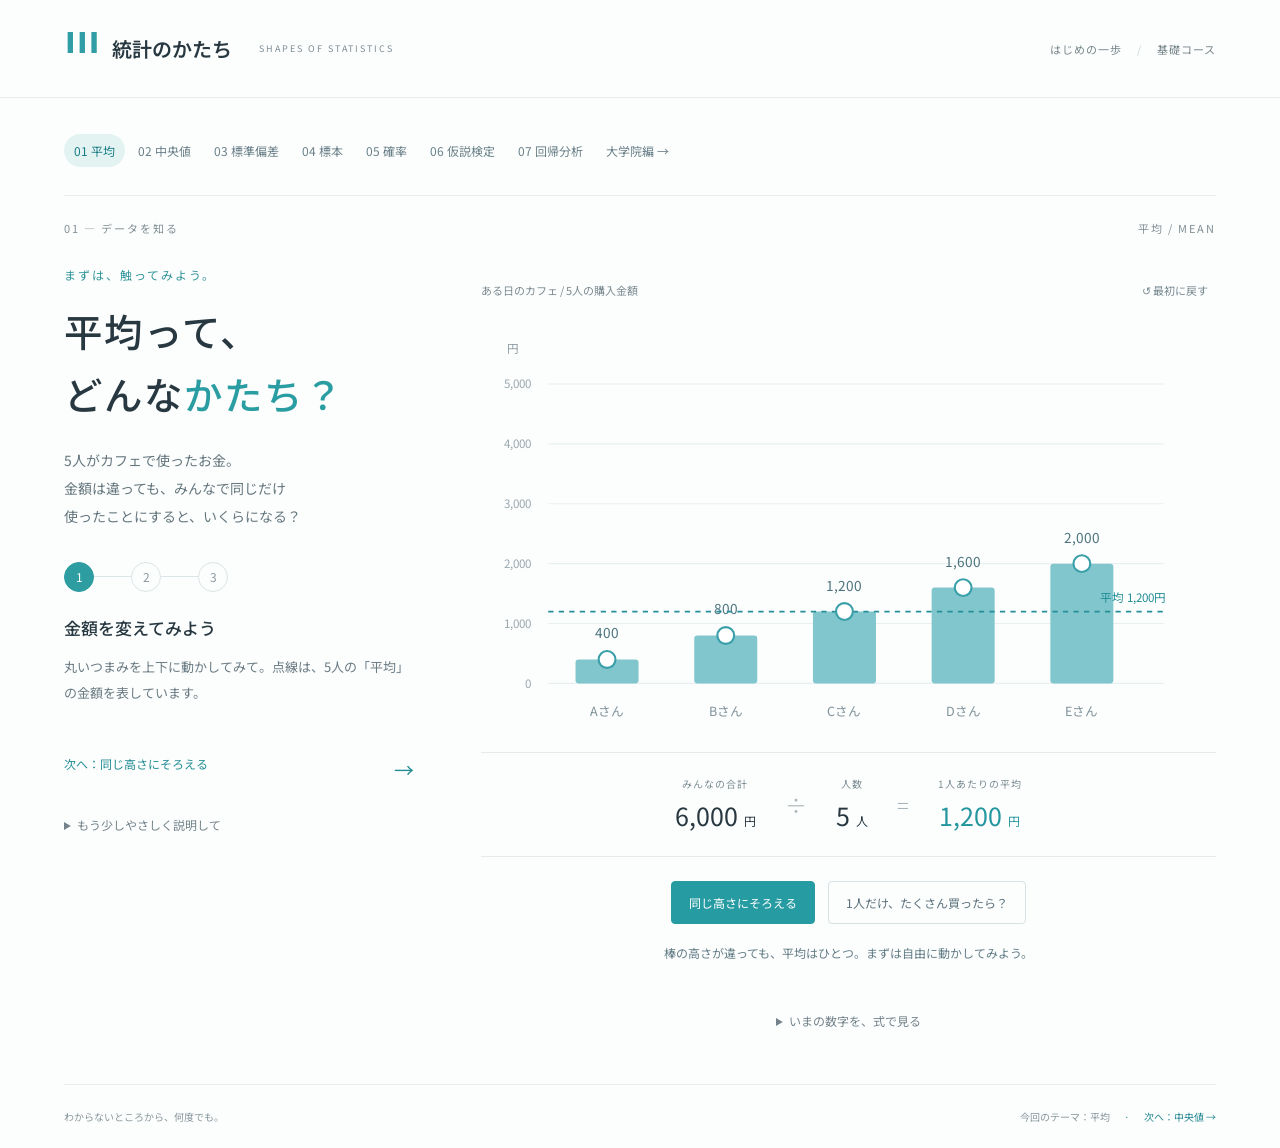
<file: index.html>
<!DOCTYPE html><html lang="ja"><head><meta charset="utf-8"><meta name="viewport" content="width=device-width,initial-scale=1"><title>統計のかたち — 平均を、動かしてみる。</title><meta name="description" content="5本の棒を動かして、平均の意味を目で確かめる。数学の予備知識なしで始める統計のレッスン。"><link rel="stylesheet" href="style.css"><link rel="stylesheet" href="course.css"></head>
<body><header><a class="brand" href="./index.html"><span class="mark">ııı</span> 統計のかたち<span class="en">SHAPES OF STATISTICS</span></a><span class="edition">はじめの一歩 <i> / </i> 基礎コース</span></header>
<main><nav class="course-nav" aria-label="学習メニュー"><a aria-current="page" href="index.html">01 平均</a><a href="course.html#median">02 中央値</a><a href="course.html#spread">03 標準偏差</a><a href="course.html#sample">04 標本</a><a href="course.html#chance">05 確率</a><a href="course.html#test">06 仮説検定</a><a href="course.html#regression">07 回帰分析</a><a href="graduate.html#multiple">大学院編 →</a></nav><div class="chapter"><span>01 — データを知る</span><span>平均 / MEAN</span></div><section class="lesson"><div class="copy"><div class="eyebrow">まずは、触ってみよう。</div><h1>平均って、<br>どんな<span>かたち？</span></h1><p class="intro">5人がカフェで使ったお金。<br>金額は違っても、みんなで同じだけ<br>使ったことにすると、いくらになる？</p><div class="steps" role="group" aria-label="レッスンのステップ"><button class="" data-step="0" aria-pressed="false">1</button><span></span><button data-step="1" aria-pressed="false">2</button><span></span><button data-step="2" aria-pressed="true" class="active">3</button></div><h2 id="stepTitle">平均は「全員の金額」ではない</h2><p id="stepBody">「1人だけ、たくさん買ったら？」を押してみて。平均と、実際にそれぞれが使った金額を比べてみよう。</p><button class="next" id="next">もう一度、自由に試す <span>→</span></button><details><summary>もう少しやさしく説明して</summary><p>平均は、合計をみんなで同じ量ずつ分けたときの、1人分の量です。実際にその金額を使った人がいなくても、平均は計算できます。</p></details></div>
<div class="experiment"><div class="chartTop"><span>ある日のカフェ / 5人の購入金額</span><button class="reset" id="reset">↺ 最初に戻す</button></div><svg id="chart" viewBox="0 0 700 410" role="group" aria-label="5人の購入金額と平均を表す操作できる棒グラフ"></svg><div class="totals"><div><span>みんなの合計</span><strong id="total">5,000<small>円</small></strong></div><span class="operator">÷</span><div><span>人数</span><strong>5<small>人</small></strong></div><span class="operator">=</span><div class="average"><span>1人あたりの平均</span><strong id="mean">1,000<small>円</small></strong></div></div><div class="actions"><button class="primary" id="equalize">そろえる前に戻す</button><button class="secondary" id="outlier">1人だけ、たくさん買ったら？</button></div><p class="observation" id="observation" aria-live="polite">合計は 5,000円のまま。5人とも 1,000円になりました。この高さが「平均」です。</p><details class="formula"><summary>いまの数字を、式で見る</summary><p id="formula">（1,000 + 1,000 + 1,000 + 1,000 + 1,000） ÷ 5 = 1,000 円</p><p>「÷」は割り算。「合計を5人に同じだけ分ける」という意味です。</p></details></div></section><footer><span>わからないところから、何度でも。</span><span>今回のテーマ：平均 <span class="dot">·</span> <a href="course.html#median">次へ：中央値 →</a></span></footer></main><script>const initial=[400,800,1200,1600,2000];let values=[...initial],step=0,raf=0,saved=null;const $=id=>document.getElementById(id),fmt=n=>Math.round(n).toLocaleString('ja-JP'),svg=$('chart'),NS='http://www.w3.org/2000/svg';const sum=()=>values.reduce((a,b)=>a+b,0),mean=()=>sum()/5;const y=v=>345-v/5000*285;let handles=[],bars=[],labels=[];
function el(tag,attrs,text){const n=document.createElementNS(NS,tag);Object.entries(attrs).forEach(([k,v])=>n.setAttribute(k,v));if(text!==undefined)n.textContent=text;svg.append(n);return n}
el('text',{x:25,y:30,fill:'#8c9ca3','font-size':11},'円');for(let n=0;n<=5000;n+=1000){el('line',{x1:64,x2:650,y1:y(n),y2:y(n),class:'chart-grid'});el('text',{x:48,y:y(n)+4,'text-anchor':'end',fill:'#99a8ae','font-size':11},fmt(n))}
for(let i=0;i<5;i++){const x=120+i*113;bars.push(el('rect',{x:x-30,y:y(values[i]),width:60,height:345-y(values[i]),rx:3,class:'bar'}));labels.push(el('text',{x,y:y(values[i])-20,'text-anchor':'middle',fill:'#4c747e','font-size':13},fmt(values[i])));el('text',{x,y:376,'text-anchor':'middle',fill:'#7f9199','font-size':12},String.fromCharCode(65+i)+'さん')}
const line=el('line',{x1:64,x2:650,y1:y(mean()),y2:y(mean()),class:'meanline'});const meanLabel=el('text',{x:652,y:y(mean())-8,'text-anchor':'end',fill:'#228d96','font-size':11},'');
for(let i=0;i<5;i++){let h=el('circle',{cx:120+i*113,cy:y(values[i]),r:8,class:'handle',role:'slider',tabindex:0,'aria-label':String.fromCharCode(65+i)+'さんの購入金額','aria-valuemin':0,'aria-valuemax':5000,'aria-valuenow':values[i],'aria-orientation':'vertical'});handles.push(h);h.addEventListener('pointerdown',e=>{stop();saved=null;h.setPointerCapture(e.pointerId);move(e,i)});h.addEventListener('pointermove',e=>{if(h.hasPointerCapture(e.pointerId))move(e,i)});h.addEventListener('pointerup',e=>{if(h.hasPointerCapture(e.pointerId))h.releasePointerCapture(e.pointerId)});h.addEventListener('keydown',e=>{let d={ArrowUp:100,ArrowRight:100,ArrowDown:-100,ArrowLeft:-100}[e.key];if(d!==undefined||e.key==='Home'||e.key==='End'){e.preventDefault();stop();saved=null;values[i]=e.key==='Home'?0:e.key==='End'?5000:Math.max(0,Math.min(5000,values[i]+d));render();notice()}})}
function stop(){cancelAnimationFrame(raf)}function move(e,i){const p=svg.createSVGPoint();p.x=e.clientX;p.y=e.clientY;const local=p.matrixTransform(svg.getScreenCTM().inverse());values[i]=Math.max(0,Math.min(5000,Math.round((345-local.y)/285*5000/100)*100));render();notice()}
function render(){let m=mean();values.forEach((v,i)=>{bars[i].setAttribute('y',y(v));bars[i].setAttribute('height',345-y(v));labels[i].setAttribute('y',y(v)-20);labels[i].textContent=fmt(v);handles[i].setAttribute('cy',y(v));handles[i].setAttribute('aria-valuenow',Math.round(v));handles[i].setAttribute('aria-valuetext',fmt(v)+'円')});line.setAttribute('y1',y(m));line.setAttribute('y2',y(m));meanLabel.setAttribute('y',y(m)-9);meanLabel.textContent='平均 '+fmt(m)+'円';$('total').innerHTML=fmt(sum())+'<small>円</small>';$('mean').innerHTML=fmt(m)+'<small>円</small>';$('formula').textContent='（'+values.map(fmt).join(' + ')+'） ÷ 5 = '+fmt(m)+' 円';$('equalize').textContent=saved?'そろえる前に戻す':'同じ高さにそろえる'}
function animate(target,done){stop();let from=[...values],start=performance.now(),duration=matchMedia('(prefers-reduced-motion: reduce)').matches?0:1000;function frame(t){let p=duration?Math.min((t-start)/duration,1):1,e=p*p*(3-2*p);values=from.map((v,i)=>v+(target[i]-v)*e);render();if(p<1)raf=requestAnimationFrame(frame);else{values=[...target];render();if(done)done()}}raf=requestAnimationFrame(frame)}
function notice(){$('observation').textContent='合計 '+fmt(sum())+'円を5人で同じだけ分けると、1人 '+fmt(mean())+'円。これが今の平均です。'}
$('equalize').onclick=()=>{if(saved){let target=[...saved];saved=null;animate(target,notice)}else{saved=[...values];let m=mean(),s=sum();animate(Array(5).fill(m),()=>{$('observation').textContent='合計は '+fmt(s)+'円のまま。5人とも '+fmt(m)+'円になりました。この高さが「平均」です。'})}};
$('outlier').onclick=()=>{saved=null;setStep(2);animate([200,200,200,200,4200],()=>{$('observation').textContent='平均は1,000円。でも、1,000円使った人はいません。平均だけでは、一人ひとりの違いはわからないのです。'})};
const titles=['金額を変えてみよう','合計はそのまま、同じ高さへ','平均は「全員の金額」ではない'];const bodies=['丸いつまみを上下に動かしてみて。点線は、5人の「平均」の金額を表しています。','「同じ高さにそろえる」を押してみよう。合計を変えずに、5人へ同じだけ分けた金額。それが平均です。','「1人だけ、たくさん買ったら？」を押してみて。平均と、実際にそれぞれが使った金額を比べてみよう。'];function setStep(n){step=n;document.querySelectorAll('[data-step]').forEach((b,i)=>{b.classList.toggle('active',i===n);b.setAttribute('aria-pressed',i===n)});$('stepTitle').textContent=titles[n];$('stepBody').textContent=bodies[n];$('next').innerHTML=(n===0?'次へ：同じ高さにそろえる':n===1?'次へ：1人だけ違ったら？':'もう一度、自由に試す')+' <span>→</span>'}document.querySelectorAll('[data-step]').forEach(b=>b.onclick=()=>setStep(+b.dataset.step));$('next').onclick=()=>setStep((step+1)%3);$('reset').onclick=()=>{stop();saved=null;values=[...initial];setStep(0);render();$('observation').textContent='棒の高さが違っても、平均はひとつ。まずは自由に動かしてみよう。'};$('reset').click();
</script>


</body></html>
</file>
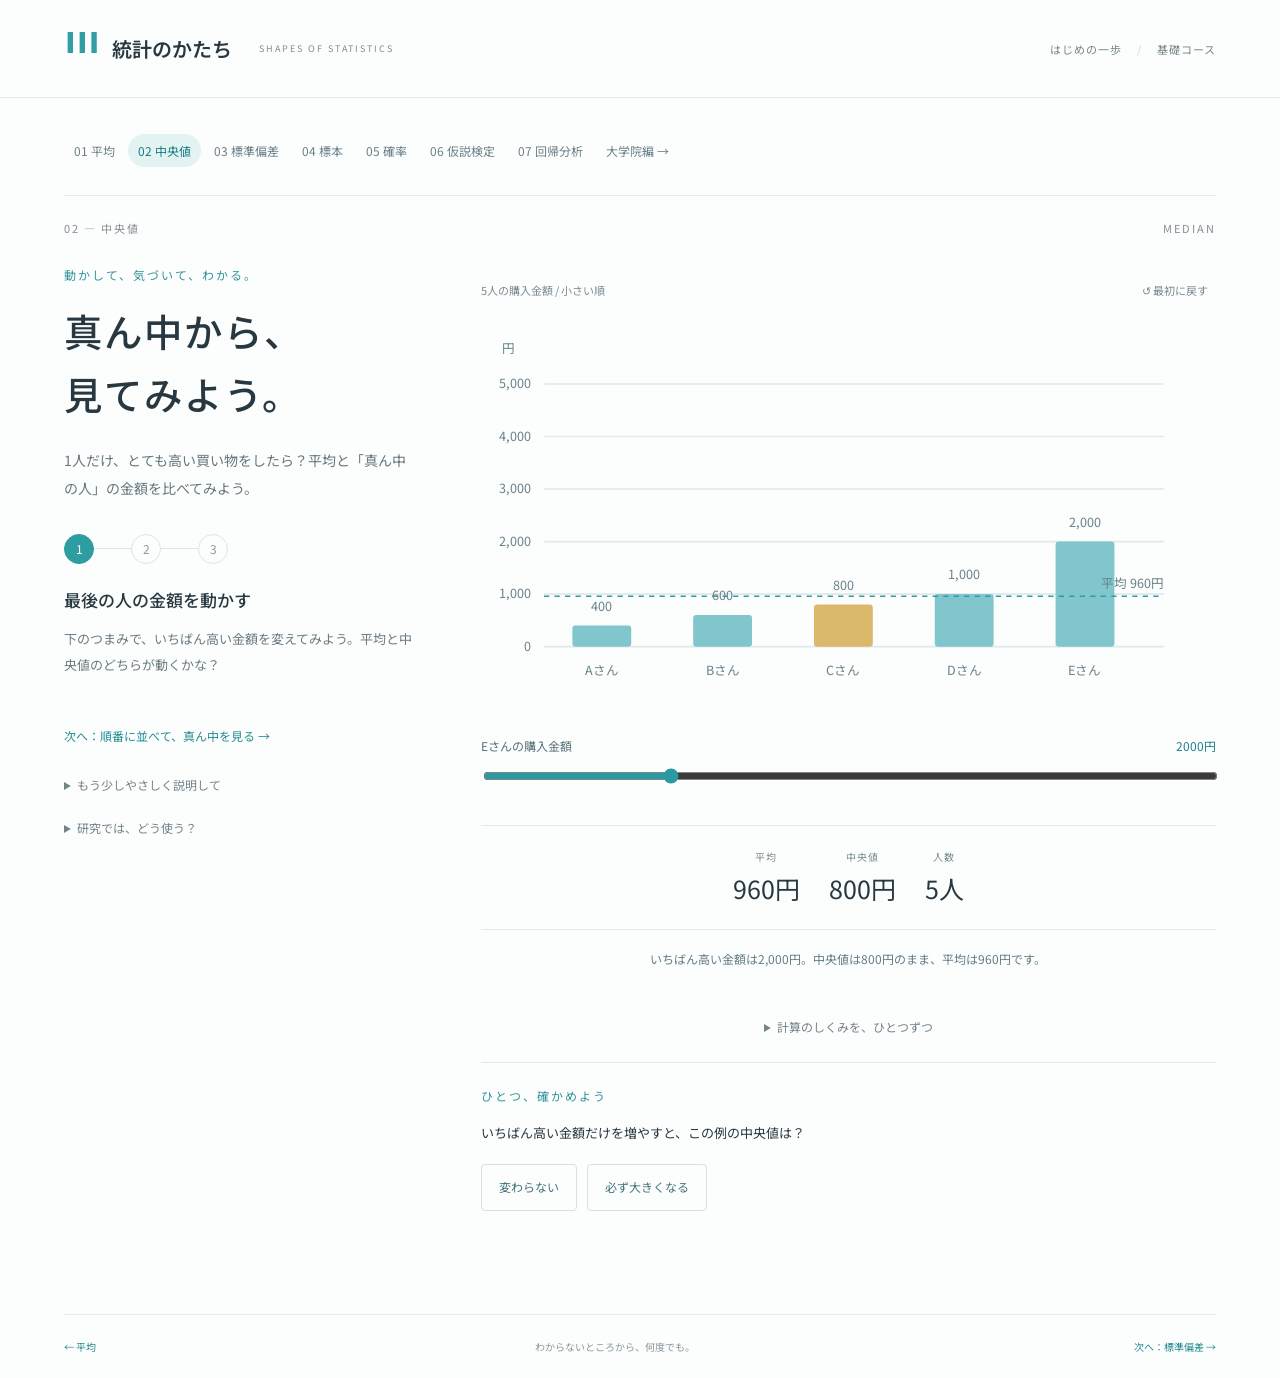
<file: course.html>
<!DOCTYPE html><html lang="ja"><head><meta charset="utf-8"><meta name="viewport" content="width=device-width,initial-scale=1"><title>統計のかたち — 基礎コース</title><meta name="description" content="図を動かして学ぶ、数学の予備知識なしで始める統計。中央値から回帰分析まで。"><link rel="stylesheet" href="style.css"><link rel="stylesheet" href="course.css"></head><body><header><a class="brand" href="index.html"><span class="mark">ııı</span> 統計のかたち<span class="en">SHAPES OF STATISTICS</span></a><span class="edition">はじめの一歩 <i> / </i> 基礎コース</span></header><main><nav class="course-nav" aria-label="学習メニュー"><a href="index.html">01 平均</a><a href="#median">02 中央値</a><a href="#spread">03 標準偏差</a><a href="#sample">04 標本</a><a href="#chance">05 確率</a><a href="#test">06 仮説検定</a><a href="#regression">07 回帰分析</a><a href="graduate.html#multiple">大学院編 →</a></nav><div class="chapter"><span id="chapter"></span><span id="english"></span></div><section class="lesson"><div class="copy"><div class="eyebrow">動かして、気づいて、わかる。</div><h1 id="heading"></h1><p class="intro" id="intro"></p><div class="steps" role="group" aria-label="レッスンのステップ"><button data-step="0">1</button><span></span><button data-step="1">2</button><span></span><button data-step="2">3</button></div><h2 id="stepTitle"></h2><p id="stepBody"></p><button class="next" id="next"></button><details><summary>もう少しやさしく説明して</summary><p id="simple"></p></details><details><summary>研究では、どう使う？</summary><p id="research"></p></details></div><div class="experiment"><div class="chartTop"><span id="chartTitle"></span><button class="reset" id="reset">↺ 最初に戻す</button></div><svg id="viz" viewBox="0 0 700 370" role="img"></svg><div id="controls" class="controls"></div><div id="stats" class="totals" aria-live="off"></div><p id="observation" class="observation" aria-live="polite"></p><details class="formula"><summary>計算のしくみを、ひとつずつ</summary><div id="formula"></div></details><div class="quiz"><div class="eyebrow">ひとつ、確かめよう</div><p id="question"></p><div id="answers"></div><p id="feedback" aria-live="polite"></p></div></div></section><footer><a id="previous"></a><span>わからないところから、何度でも。</span><a id="following"></a></footer></main><script src="course.js"></script></body></html>
</file>
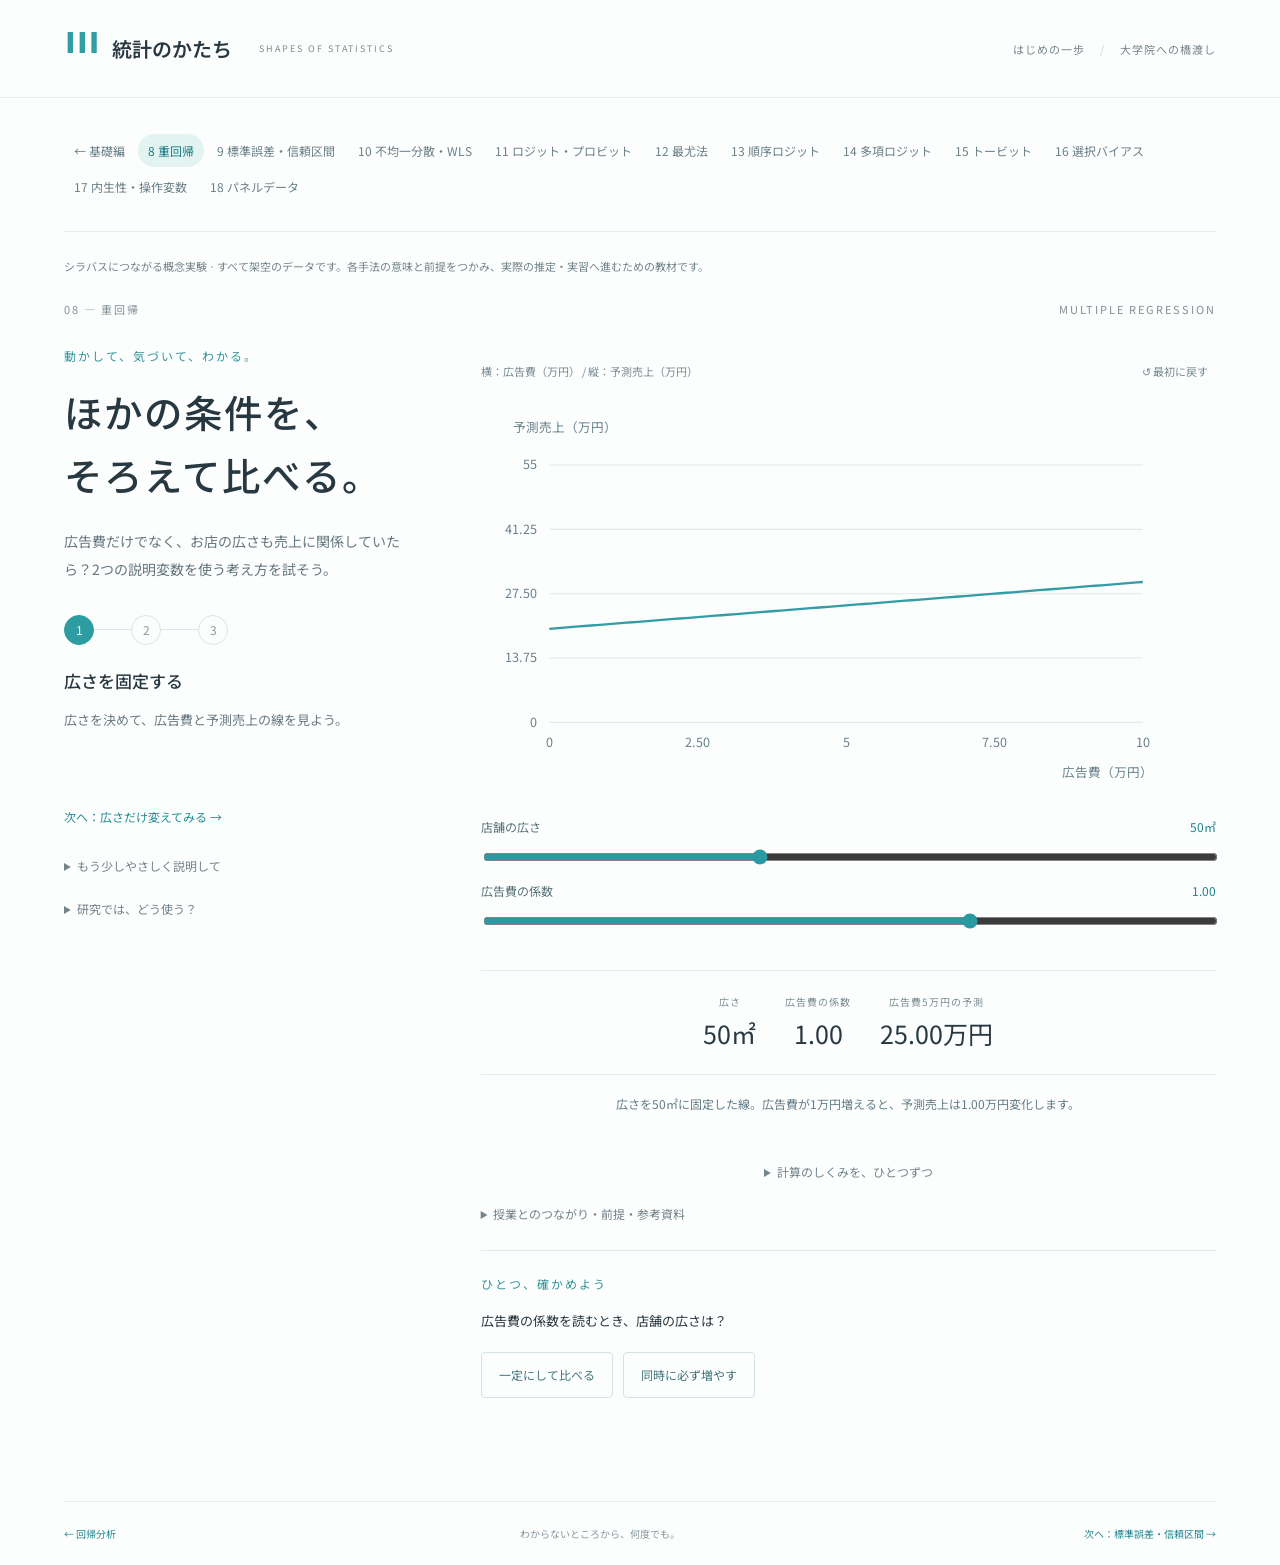
<file: graduate.html>
<!DOCTYPE html><html lang="ja"><head><meta charset="utf-8"><meta name="viewport" content="width=device-width,initial-scale=1"><title>統計のかたち — 大学院への橋渡し</title><meta name="description" content="図を動かして学ぶ、数学の予備知識なしで始める統計。中央値から回帰分析まで。"><link rel="stylesheet" href="style.css"><link rel="stylesheet" href="course.css"></head><body><header><a class="brand" href="index.html"><span class="mark">ııı</span> 統計のかたち<span class="en">SHAPES OF STATISTICS</span></a><span class="edition">はじめの一歩 <i> / </i> 大学院への橋渡し</span></header><main><nav class="course-nav" aria-label="学習メニュー" id="graduateNav"></nav><p class="scope-note">シラバスにつながる概念実験 · すべて架空のデータです。各手法の意味と前提をつかみ、実際の推定・実習へ進むための教材です。</p><div class="chapter"><span id="chapter"></span><span id="english"></span></div><section class="lesson"><div class="copy"><div class="eyebrow">動かして、気づいて、わかる。</div><h1 id="heading"></h1><p class="intro" id="intro"></p><div class="steps" role="group" aria-label="レッスンのステップ"><button data-step="0">1</button><span></span><button data-step="1">2</button><span></span><button data-step="2">3</button></div><h2 id="stepTitle"></h2><p id="stepBody"></p><button class="next" id="next"></button><details><summary>もう少しやさしく説明して</summary><p id="simple"></p></details><details><summary>研究では、どう使う？</summary><p id="research"></p></details></div><div class="experiment"><div class="chartTop"><span id="chartTitle"></span><button class="reset" id="reset">↺ 最初に戻す</button></div><svg id="viz" viewBox="0 0 700 370" role="img"></svg><div id="controls" class="controls"></div><div id="stats" class="totals" aria-live="off"></div><p id="observation" class="observation" aria-live="polite"></p><details class="formula"><summary>計算のしくみを、ひとつずつ</summary><div id="formula"></div></details><details><summary>授業とのつながり・前提・参考資料</summary><div id="context"></div></details><div class="quiz"><div class="eyebrow">ひとつ、確かめよう</div><p id="question"></p><div id="answers"></div><p id="feedback" aria-live="polite"></p></div></div></section><footer><a id="previous"></a><span>わからないところから、何度でも。</span><a id="following"></a></footer></main><script src="graduate.js"></script></body></html>
</file>
<file: style.css>
@import url('https://fonts.googleapis.com/css2?family=Noto+Sans+JP:wght@400;500;600;700&display=swap');
:root{font-family:'Noto Sans JP',sans-serif;color:#283841;background:#fcfdfd;font-synthesis:none}*{box-sizing:border-box}body{margin:0}button,a,summary{-webkit-tap-highlight-color:transparent}button{font:inherit;cursor:pointer}button:focus-visible,a:focus-visible,summary:focus-visible,[role=slider]:focus-visible{outline:3px solid #246caa;outline-offset:5px}header{height:98px;border-bottom:1px solid #e7ecee;display:flex;align-items:center;justify-content:space-between;padding:0 5vw}.brand{text-decoration:none;color:inherit;font-size:20px;font-weight:600;display:flex;align-items:center;gap:12px}.mark{font-size:39px;color:#319ea5;letter-spacing:1px;transform:rotate(180deg)}.en{font-size:9px;letter-spacing:2px;font-weight:400;margin-left:15px;color:#7e8c93}.edition{font-size:11px;color:#76858a;letter-spacing:1px}.edition i{margin:0 12px;color:#ccd6d8}main{max-width:1450px;margin:auto;padding:36px 5vw 0}.chapter{display:flex;justify-content:space-between;font-size:11px;letter-spacing:2px;color:#829096}.lesson{display:grid;grid-template-columns:34% 66%;gap:0;align-items:start;padding:55px 0 52px}.copy{padding-right:42px}.eyebrow{font-size:12px;color:#32959b;letter-spacing:2px}h1{font-size:clamp(32px,3.2vw,49px);font-weight:500;line-height:1.65;letter-spacing:2px;margin:16px 0 20px}h1 span{color:#299da2}.intro{font-size:14px;line-height:2.2;color:#65777e}.steps{display:flex;align-items:center;margin:32px 0 23px}.steps button{border:1px solid #dce5e7;background:transparent;color:#8c9a9f;border-radius:50%;width:30px;height:30px;font-size:12px}.steps button.active{background:#2d9da2;color:white;border-color:#2d9da2}.steps>span{height:1px;width:37px;background:#dce5e7}h2{font-size:17px;font-weight:500}#stepBody{font-size:13px;line-height:2;color:#6a7b83;min-height:78px}.next{display:flex;justify-content:space-between;gap:14px;border:0;background:none;color:#228d94;font-size:12px;padding:10px 0;width:100%;text-align:left}.next span{font-size:20px}details{font-size:12px;color:#73838a;line-height:1.9;margin-top:20px}summary{cursor:pointer}details p{max-width:600px}.experiment{padding:8px 0 0 25px}.chartTop{display:flex;align-items:center;justify-content:space-between;font-size:11px;color:#7b8b91}.reset{border:0;background:none;color:#798b92;font-size:11px;padding:8px}svg{width:100%;display:block;overflow:visible;margin-top:15px;touch-action:none}svg text{font-family:inherit}.totals{display:flex;align-items:center;justify-content:center;gap:29px;border-top:1px solid #e5ebed;border-bottom:1px solid #e5ebed;padding:23px 0}.totals div{text-align:center}.totals div>span{display:block;font-size:10px;letter-spacing:1px;color:#7b8d93;margin-bottom:6px}.totals strong{font-size:27px;font-weight:400;font-variant-numeric:tabular-nums}.totals small{font-size:12px;margin-left:6px}.operator{color:#a6b4b9;font-size:22px;font-weight:300}.average strong{color:#24969e}.actions{display:flex;justify-content:center;gap:13px;margin-top:24px}.actions button{padding:12px 17px;border-radius:4px;font-size:12px}.primary{background:#279ba2;color:#fff;border:1px solid #279ba2}.primary:hover{background:#19878e}.secondary{background:transparent;color:#5b727c;border:1px solid #d6e1e4}.secondary:hover{background:#edf5f5}.observation{font-size:12px;line-height:1.9;text-align:center;color:#637d86;min-height:46px;margin:18px 0 0}.formula{margin-top:8px;text-align:center}.formula p{margin:12px auto}footer{display:flex;justify-content:space-between;border-top:1px solid #e7ecee;padding:24px 0;font-size:10px;color:#88979d;gap:20px}.dot{margin:0 12px;color:#399aa0}[role=slider]{cursor:ns-resize}.handle{fill:#fff;stroke:#399fa8;stroke-width:2}.bar{fill:#80c6cc}.chart-grid{stroke:#e8eff1;stroke-width:1}.meanline{stroke:#278f99;stroke-dasharray:5 5;stroke-width:1.6}@media(min-width:1500px){.lesson{padding-top:75px}}@media(max-width:900px){.en{display:none}.lesson{grid-template-columns:1fr;padding-top:30px}.copy{padding-right:0}.intro br{display:none}h1 br{display:none}h1{font-size:32px}.steps{margin-top:20px}#stepBody{min-height:0}.experiment{padding:32px 0 0}.next{max-width:360px}footer{flex-direction:column}.totals{gap:18px}.actions{flex-wrap:wrap}.edition{font-size:10px}header{height:76px}.brand{font-size:17px}}
</file>
<file: course.css>
.course-nav{display:flex;gap:9px;flex-wrap:wrap;padding:0 0 28px;margin-bottom:24px;border-bottom:1px solid #e7ecee}.course-nav a{color:#6a8088;text-decoration:none;font-size:12px;padding:9px 13px;border-radius:30px}.course-nav a:hover{background:#edf5f5}.course-nav a[aria-current=page]{background:#e3f3f2;color:#187c84}.lesson{padding-top:30px}h1{font-size:clamp(28px,3vw,44px)}.controls{padding:12px 0 24px}.control{display:grid;grid-template-columns:1fr auto;gap:12px;margin:15px 0;font-size:12px;color:#58727a}.control input{grid-column:1/-1;width:100%;accent-color:#299aa1}.control output{color:#20828d;font-variant-numeric:tabular-nums}.controls button,.quiz button{border:1px solid #d3e2e5;padding:11px 17px;background:transparent;color:#44747c;border-radius:4px;margin:5px 10px 0 0;font-size:12px}.controls button:hover,.quiz button:hover{background:#eaf4f4}.controls .primary{background:#299aa1;color:#fff}.quiz{border-top:1px solid #e0e9ec;margin-top:24px;padding-top:22px;font-size:13px;line-height:1.9}.quiz #feedback{color:#247c85;min-height:25px}.quiz button[aria-pressed=true]{background:#e4f3f1;border-color:#31999c}footer a{color:#248991;text-decoration:none}.formula #formula{text-align:left;line-height:2;max-width:600px;margin:16px auto}.totals strong{font-size:25px}.observation{min-height:60px}#viz circle,#viz rect,#viz line{transition:cx .25s,cy .25s,y .25s,height .25s}#viz text{font-size:12px;fill:#69828b}.controls small{display:block;color:#7a8c94;line-height:1.8;margin-top:12px}.copy .intro{line-height:2}.quiz #answers{display:flex;flex-wrap:wrap}@media(prefers-reduced-motion:reduce){#viz *{transition:none!important}}@media(max-width:600px){.totals{gap:15px}.totals strong{font-size:20px}.course-nav{gap:0}.course-nav a{font-size:11px;padding:8px 10px}.chapter{letter-spacing:0}header{padding:0 5vw}.edition{display:none}}
.scope-note{font-size:11px;line-height:1.9;color:#73858c;margin:0 0 24px}.course-nav{gap:3px}.course-nav a{padding:8px 10px}#context{line-height:2;margin-top:14px}#context a{color:#247f8b}#context p{margin:10px 0}.legend{font-size:11px;line-height:1.8;color:#70878e;margin:8px 0}.totals{flex-wrap:wrap}#viz{min-height:230px}
</file>
